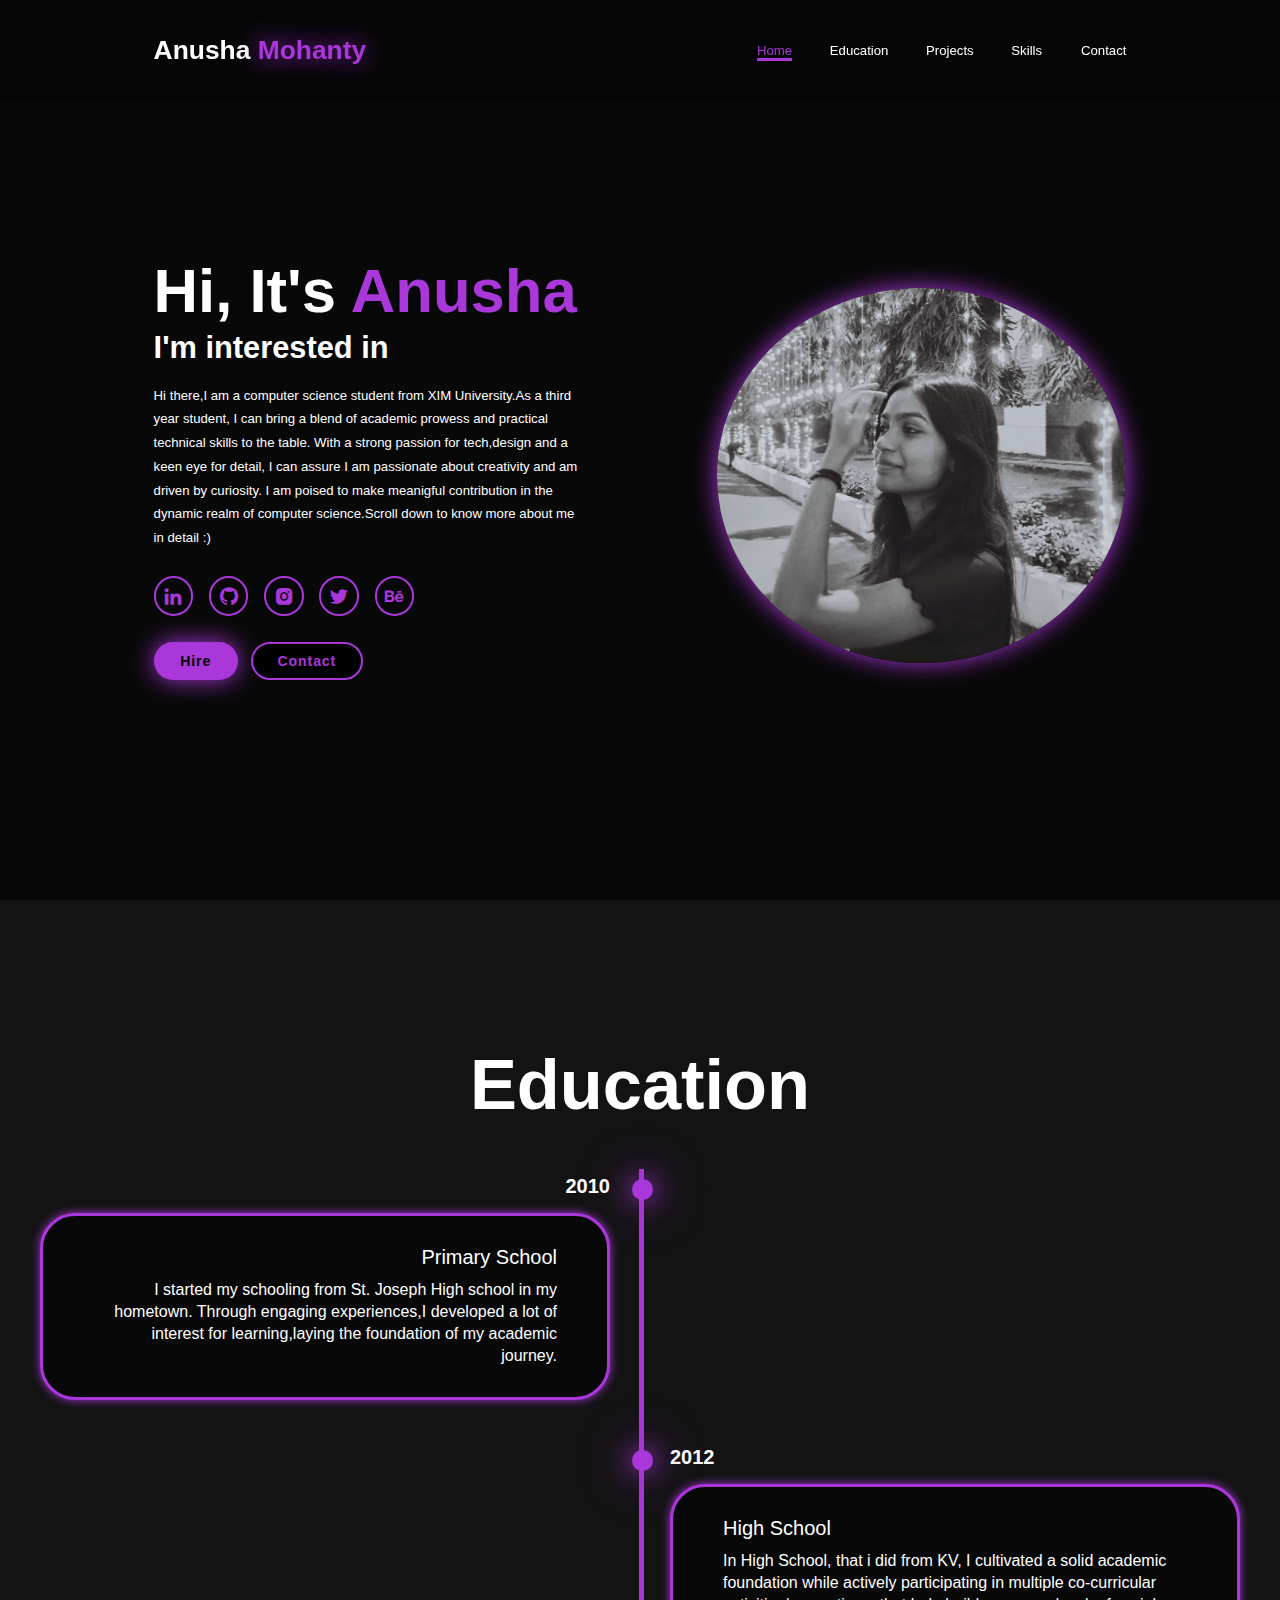
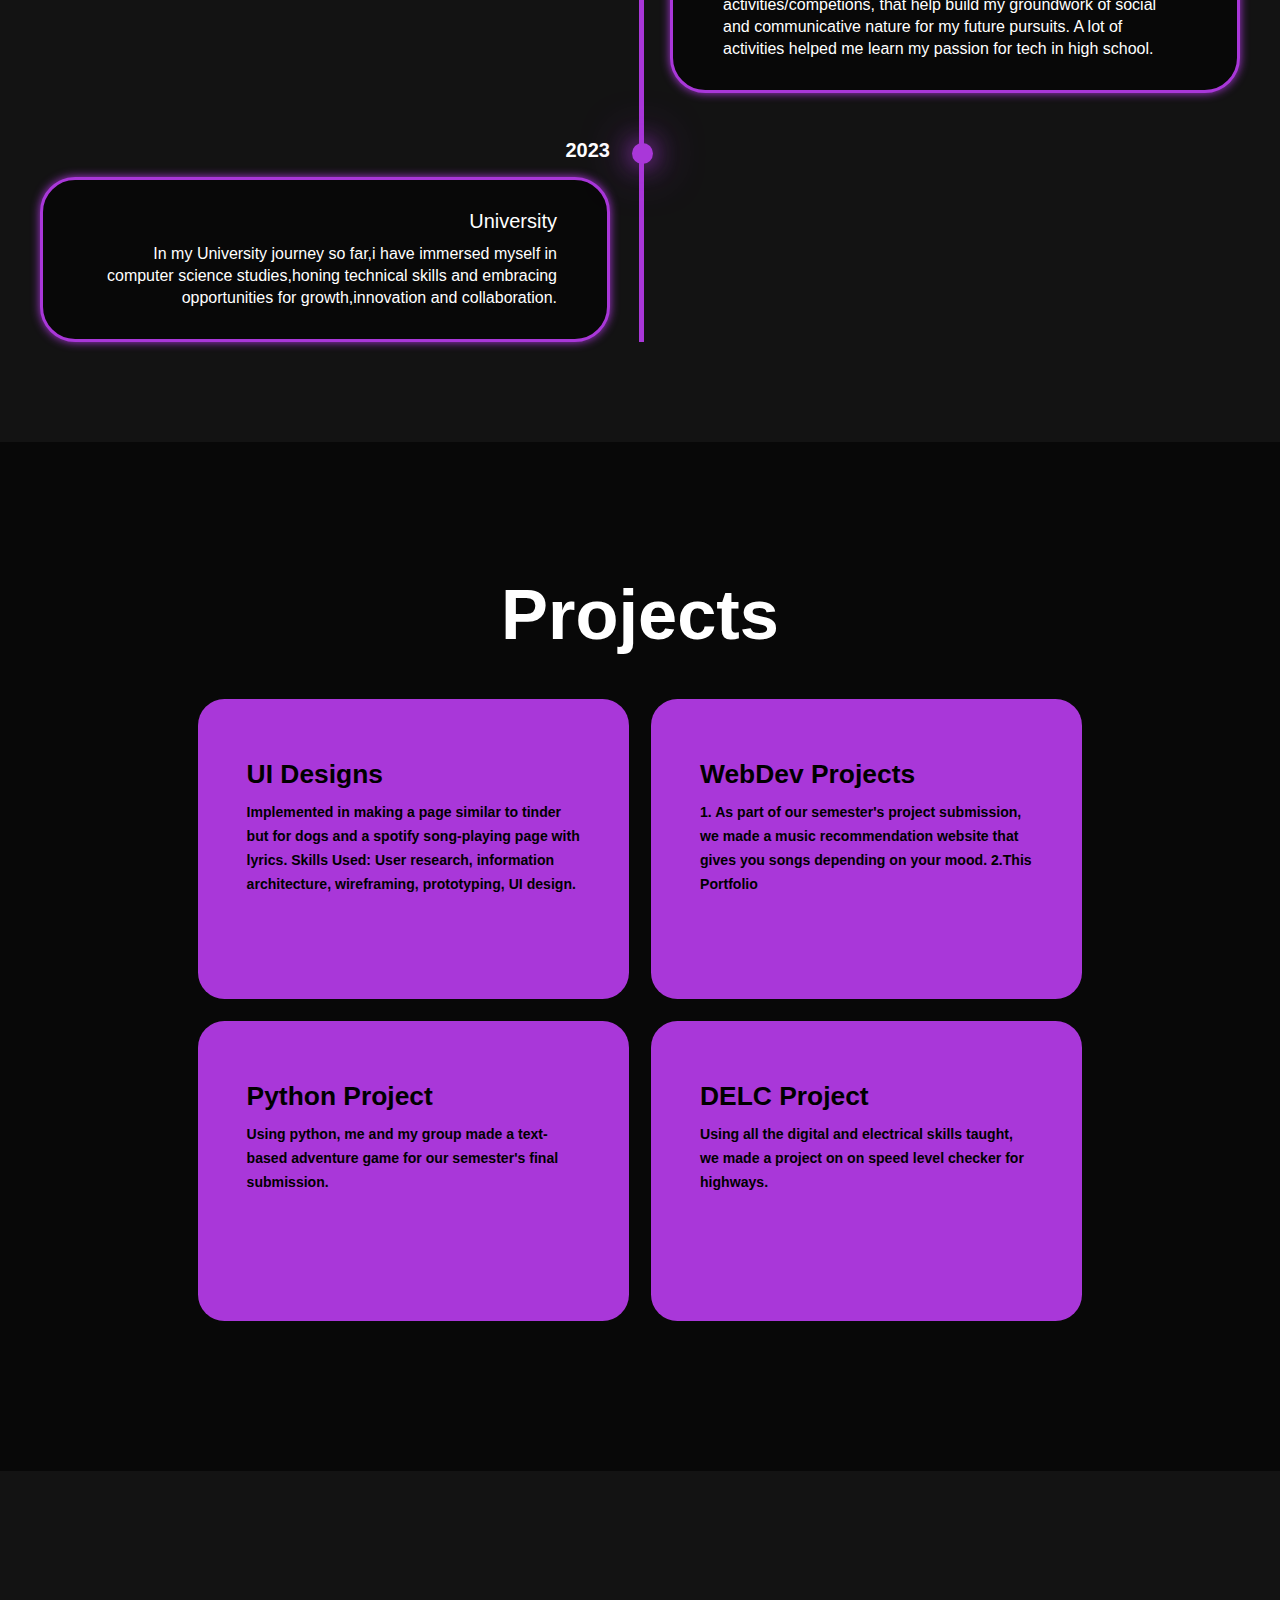
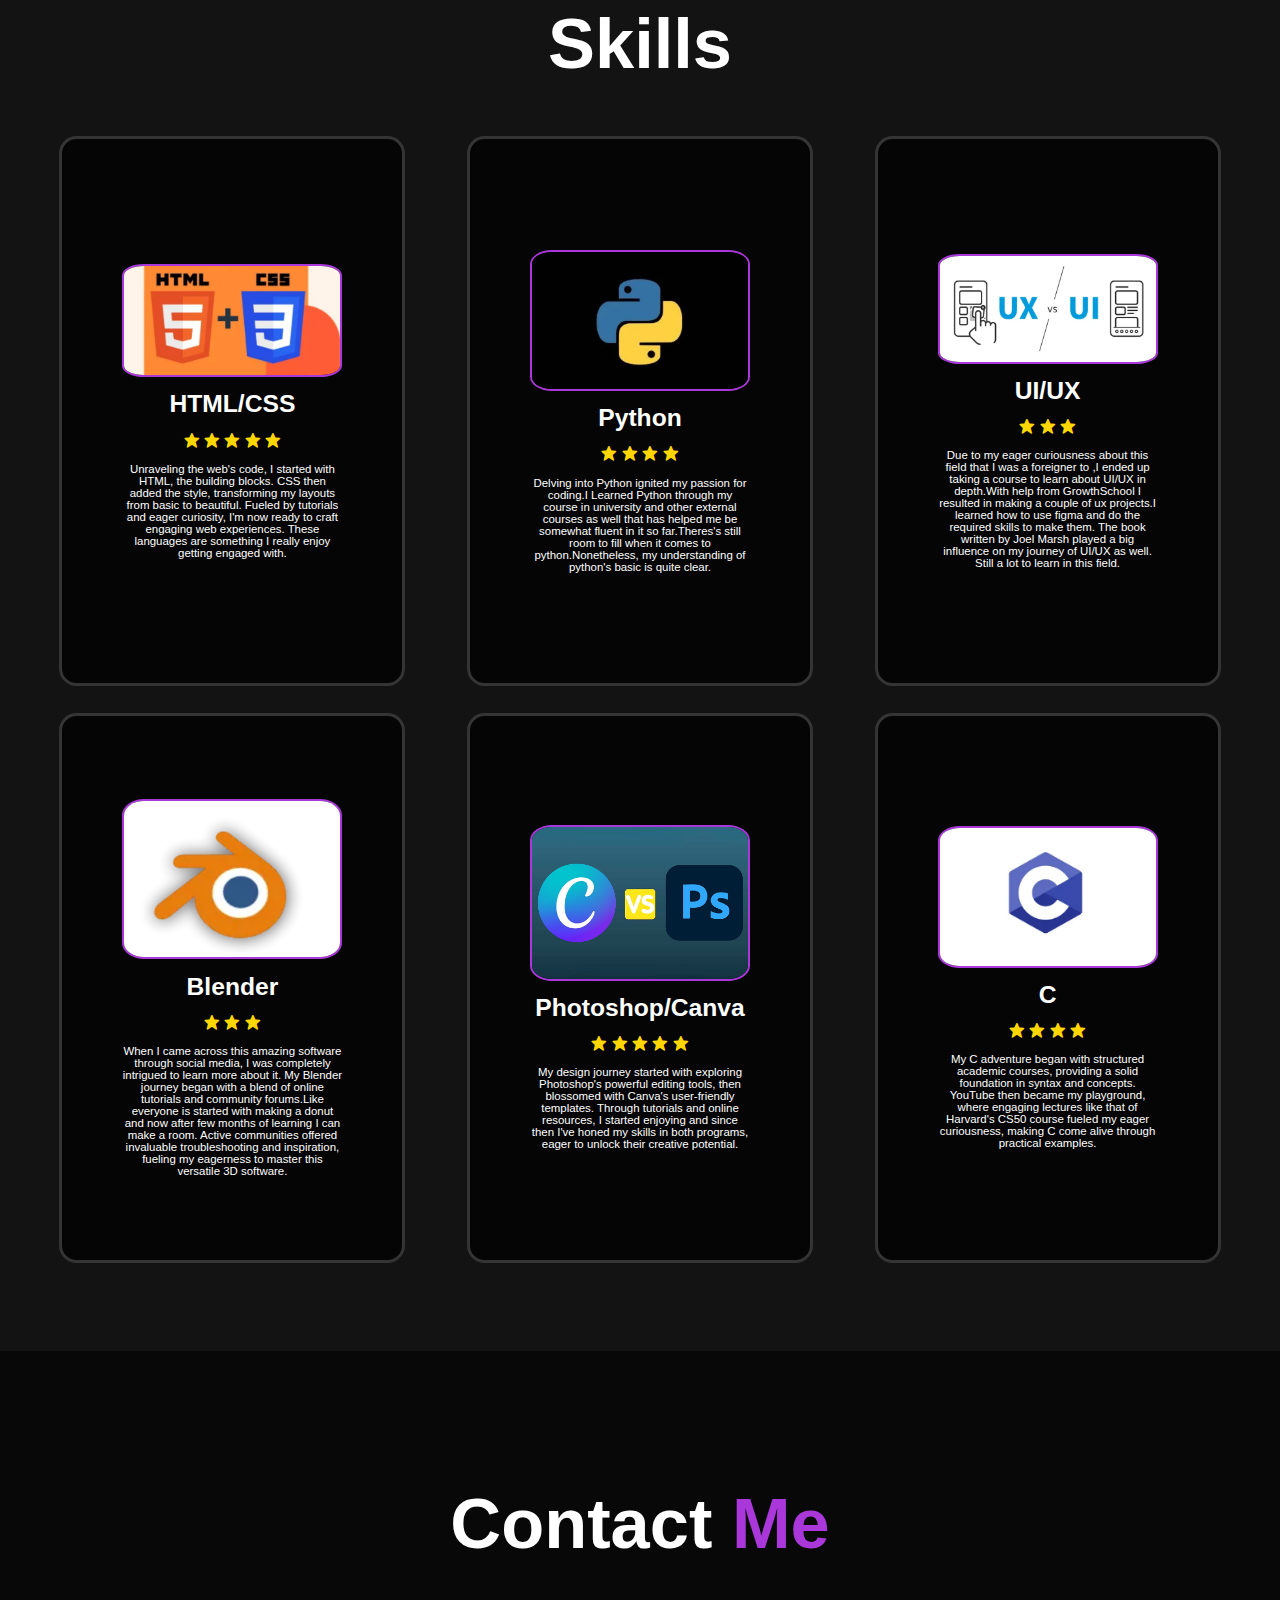
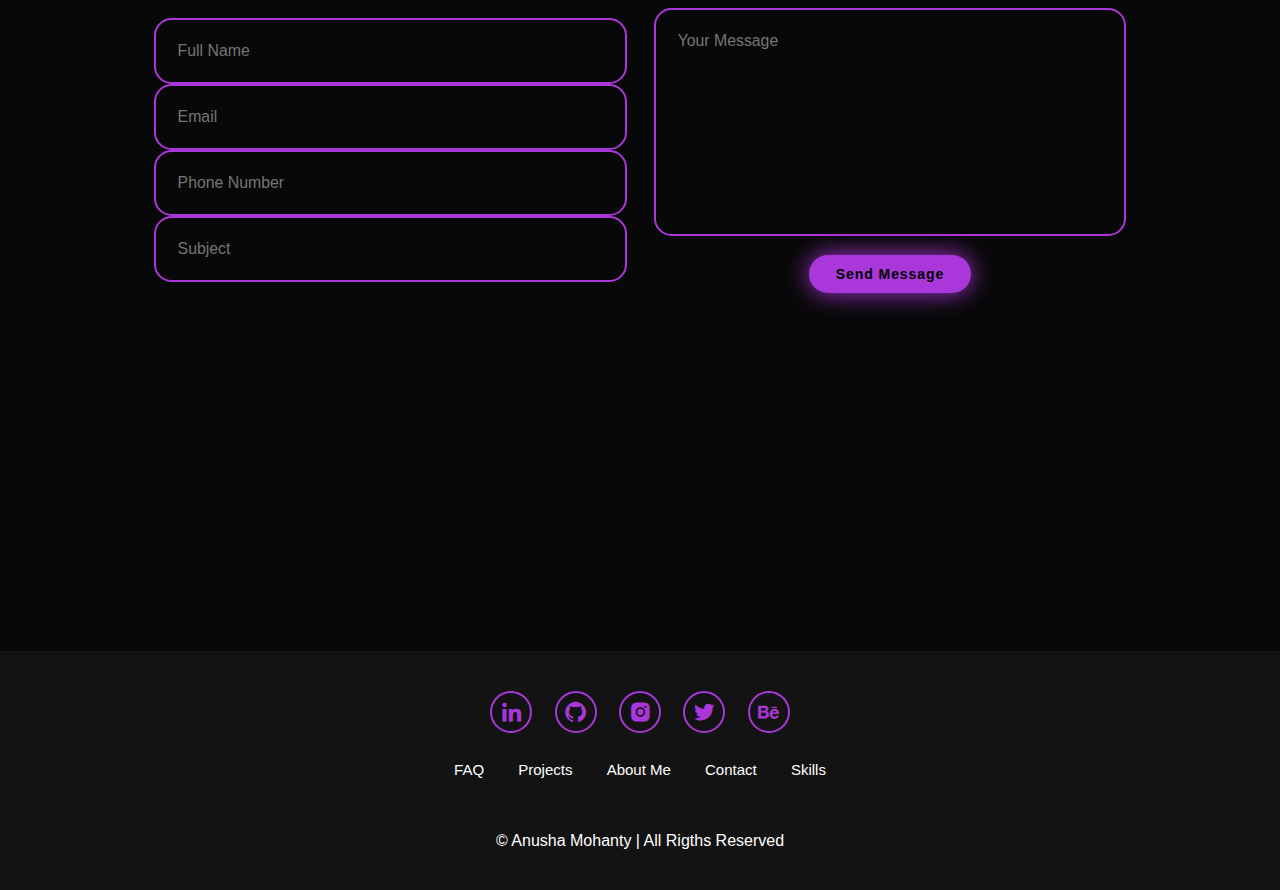
<file: index.html>
<!DOCTYPE html>
<html lang="en">

  <head>
    <meta charset="UTF-8">
    <meta name="viewport"
    content=""width=device-width, initial scale="1.0">
    <title>My Portfolio</title>
    <link rel="stylesheet" href="style.css">
    <link href='https://unpkg.com/boxicons@2.1.4/css/boxicons.min.css' rel='stylesheet'>
  </head>

  <body>

    <header class="header">
      <a href="#home" class="logo">Anusha
        <span>Mohanty</span></a>
      
      <i class='bx bx-menu-alt-left' id="menu-icon"></i>

      <nav class="navbar">
        <a href="#home" class="active">Home</a>
        <a href="#education">Education</a>
        <a href="#projects">Projects</a>
        <a href="#testimonals">Skills </a>
        <a href="#contact">Contact</a>
      </nav>
    </header>

    <section class="home" id="home">
      <div class="home-content">
        <h1>Hi, It's <span>Anusha</span></h1>
        <h3 class="text-animation">I'm interested in <span></span></h3>
        <p>Hi there,I am a computer science student from XIM University.As a third year student,
          I can bring a blend of academic prowess and practical technical skills to the table.
          With a strong passion for tech,design and a keen eye for detail,
          I can assure I am passionate about creativity and am driven by curiosity.
          I am poised to make meanigful contribution in the dynamic realm of computer science.Scroll down to know more about me in detail :)</p>
        
        <div class="social-icons">
            <a href="https://www.linkedin.com/in/anusha-mohanty-b6571125a/"><i class='bx bxl-linkedin'></i></a>
            <a href="https://github.com/Anusha-Mohanty"><i class='bx bxl-github'></i></a>
            <a href="https://www.instagram.com/_anusha_12/"><i class='bx bxl-instagram-alt'></i></a>
            <a href="#"><i class='bx bxl-twitter'></i></a>
            <a href="https://www.behance.net/anusha13"><i class='bx bxl-behance'></i></a>
        </div>

        <div class="btn-group">
            <a href="#" class="btn">Hire</a>
            <a href="#contact" class="btn">Contact</a>
        </div>
      </div>
          <div class="home-img">
            <img src="moip1.jpg" alt="">
          </div>
    </section>

    <section class="education" id="education">
      <h2 class="heading">Education</h2>

      <div class="timeline-items">

        <div class="timeline-item">
          <div class="timeline-dot"></div>
            <div class="timeline-date">2010</div>
            <div class="timeline-content">
              <h3>Primary School</h3>
              <p>I started my schooling from St. Joseph High school in my hometown.
                Through engaging experiences,I developed a lot of 
                interest for learning,laying the foundation of my academic journey.
              </p>
            </div>
          
        </div>

        <div class="timeline-item">
          <div class="timeline-dot"></div>
            <div class="timeline-date">2012</div>
            <div class="timeline-content">
              <h3>High School</h3>
              <p>In High School, that i did from KV, I cultivated a solid academic foundation
                while actively participating in multiple co-curricular activities/competions, that
                help build my groundwork of social and communicative nature for my future pursuits.
                A lot of activities helped me learn my passion for tech in high school.
              </p>
            </div>
        
        </div>
        <div class="timeline-item">
          <div class="timeline-dot"></div>
            <div class="timeline-date">2023</div>
            <div class="timeline-content">
              <h3>University</h3>
              <p>In my University journey so far,i have immersed myself in
                computer science studies,honing technical skills and embracing opportunities
                for growth,innovation and collaboration.
              </p>
            </div>
          
        </div>
          
        </div>
      </div>
    </section>

    <section class="projects" id="projects">
      <h2 class="heading">Projects</h2>

      <div class="projects-container">
        <div class="project-box">
          <div class="project-info">
            <h4>UI Designs</h4>
            <p>Implemented in making a page similar to tinder but for dogs and a spotify song-playing page
              with lyrics.
              <b>Skills Used:</b> User research,
              information architecture, wireframing, prototyping, UI design. 
            </p>
          </div>
        </div>

        <div class="project-box">
          <div class="project-info">
            <h4>WebDev Projects</h4>
            <p>1. As part of our semester's project submission, we made a
              music recommendation website that gives you songs depending on your mood.
              2.This Portfolio
            </p>
          </div>
        </div>

        <div class="project-box">
          <div class="project-info">
            <h4>Python Project</h4>
            <p>Using python, me and my group made a text-based adventure game
              for our semester's final submission.
            </p>
          </div>
        </div>

        <div class="project-box">
          <div class="project-info">
            <h4>DELC Project</h4>
            <p>Using all the digital and electrical skills taught, we made a project on
              on speed level checker for highways.
            </p>
          </div>
        </div>
      </div>
    </section>

    <section class="testimonals" id="testimonals">
      <div class="testimonals-box">
      <h2 class="heading">Skills</h2>
      
      <div class="wrapper">
        <div class="testimonal-item">
          <img src="html-pic.png" alt="">
          <h2>HTML/CSS</h2>
          <div class="rating">
            <i class='bx bxs-star' id="star"></i>
            <i class='bx bxs-star' id="star"></i>
            <i class='bx bxs-star' id="star"></i>
            <i class='bx bxs-star' id="star"></i>
            <i class='bx bxs-star' id="star"></i>

          </div>
          <p>Unraveling the web's code, I started with HTML, the building blocks.
             CSS then added the style, transforming my layouts from basic to beautiful.
             Fueled by tutorials and eager curiosity, I'm now ready to craft engaging web experiences.
             These languages are something I really enjoy getting engaged with.</p>
        </div>

        <div class="testimonal-item">
          <img src="py-pic.png" alt="">
          <h2>Python</h2>
          <div class="rating">
            <i class='bx bxs-star' id="star"></i>
            <i class='bx bxs-star' id="star"></i>
            <i class='bx bxs-star' id="star"></i>
            <i class='bx bxs-star' id="star"></i>
          </div>
          <p>Delving into Python ignited my passion for coding.I Learned Python through my course in university and other external courses as well that has helped me 
            be somewhat fluent in it so far.Theres's still room to fill when it comes to python.Nonetheless, my understanding of python's basic is quite clear.
          </p>

        </div>

        <div class="testimonal-item">
          <img src="uiux.png" alt="">
          <h2>UI/UX</h2>
          <div class="rating">
            <i class='bx bxs-star' id="star"></i>
            <i class='bx bxs-star' id="star"></i>
            <i class='bx bxs-star' id="star"></i>

          </div>
          <p>Due to my eager curiousness about this field that I was a foreigner to
            ,I ended up taking a course to learn about UI/UX in depth.With help from GrowthSchool
             I resulted in making a couple of ux projects.I learned how to use figma and do the required
             skills to make them. The book written by Joel Marsh played a big influence on my journey of UI/UX as well.
             Still a lot to learn in this field.</p>
        </div>

        <div class="testimonal-item">
          <img src="blender.png" alt="">
          <h2>Blender</h2>
          <div class="rating">
            <i class='bx bxs-star' id="star"></i>
            <i class='bx bxs-star' id="star"></i>
            <i class='bx bxs-star' id="star"></i>

          </div>
          <p>When I came across this amazing software through social media, I was completely intrigued to learn more about it.
        My Blender journey began with a blend of online tutorials and community forums.Like everyone is started with making 
        a donut and now after few months of learning I can make a room.
        Active communities offered invaluable troubleshooting and inspiration, fueling my eagerness to master this versatile 3D software.
          </p>
        </div>
        <div class="testimonal-item">
          <img src="c-p.jpg" alt="">
          <h2>Photoshop/Canva</h2>
          <div class="rating">
            <i class='bx bxs-star' id="star"></i>
            <i class='bx bxs-star' id="star"></i>
            <i class='bx bxs-star' id="star"></i>
            <i class='bx bxs-star' id="star"></i>
            <i class='bx bxs-star' id="star"></i>

          </div>
          <p>My design journey started with exploring Photoshop's powerful editing 
            tools, then blossomed with Canva's user-friendly templates.
             Through tutorials and online resources, I started enjoying and since then I've honed
             my skills in both programs, eager to unlock their creative potential.</p>
        </div>

        <div class="testimonal-item">
          <img src="C.png" alt="">
          <h2>C</h2>
          <div class="rating">
            <i class='bx bxs-star' id="star"></i>
            <i class='bx bxs-star' id="star"></i>
            <i class='bx bxs-star' id="star"></i>
            <i class='bx bxs-star' id="star"></i>

          </div>
          <p>My C adventure began with structured academic courses, providing a
             solid foundation in syntax and concepts. YouTube then became my playground,
             where engaging lectures like that of Harvard's CS50 course fueled my eager curiousness,
              making C come alive through practical examples.</p>
        </div>

      </div>
      </div>
    </section>
    <section class="contact" id="contact">
      <h2 class="heading">Contact <span>Me</span></h2>

      <form action="">
        <div class="input-group">
          <div class="input-box">
            <input type="text" placeholder="Full Name">
            <input type="email" placeholder="Email">
          </div>
          <div class="input-box">
            <input type="tel" placeholder="Phone Number">
            <input type="text" placeholder="Subject">
          </div>
        </div>

        <div class="input-group-2">
          <textarea name="" id="" cols="30" rows="10" placeholder="Your Message"></textarea>
          <input type="submit" value="Send Message" class="btn">
        </div>
      </form>
    </section>
    <footer class="footer">
      <div class="social">
        <a href="#"><i class='bx bxl-linkedin'></i></a>
            <a href="#"><i class='bx bxl-github'></i></a>
            <a href="#"><i class='bx bxl-instagram-alt'></i></a>
            <a href="#"><i class='bx bxl-twitter'></i></a>
            <a href="#"><i class='bx bxl-behance'></i></a>
      </div>

      <ul class="list">
        <li>
          <a href="#">FAQ</a>
        </li>
        <li>
          <a href="#">Projects</a>
        </li>
        <li>
          <a href="#">About Me</a>
        </li>
        <li>
          <a href="#">Contact</a>
        </li>
        <li>
            <a href="#">Skills</a>
        </li>
      </ul>
      <p class="copyright">
        © Anusha Mohanty | All Rigths Reserved
      </p>
    </footer>
    <script src ="script.js"></script>

  </body>
</html>
</file>
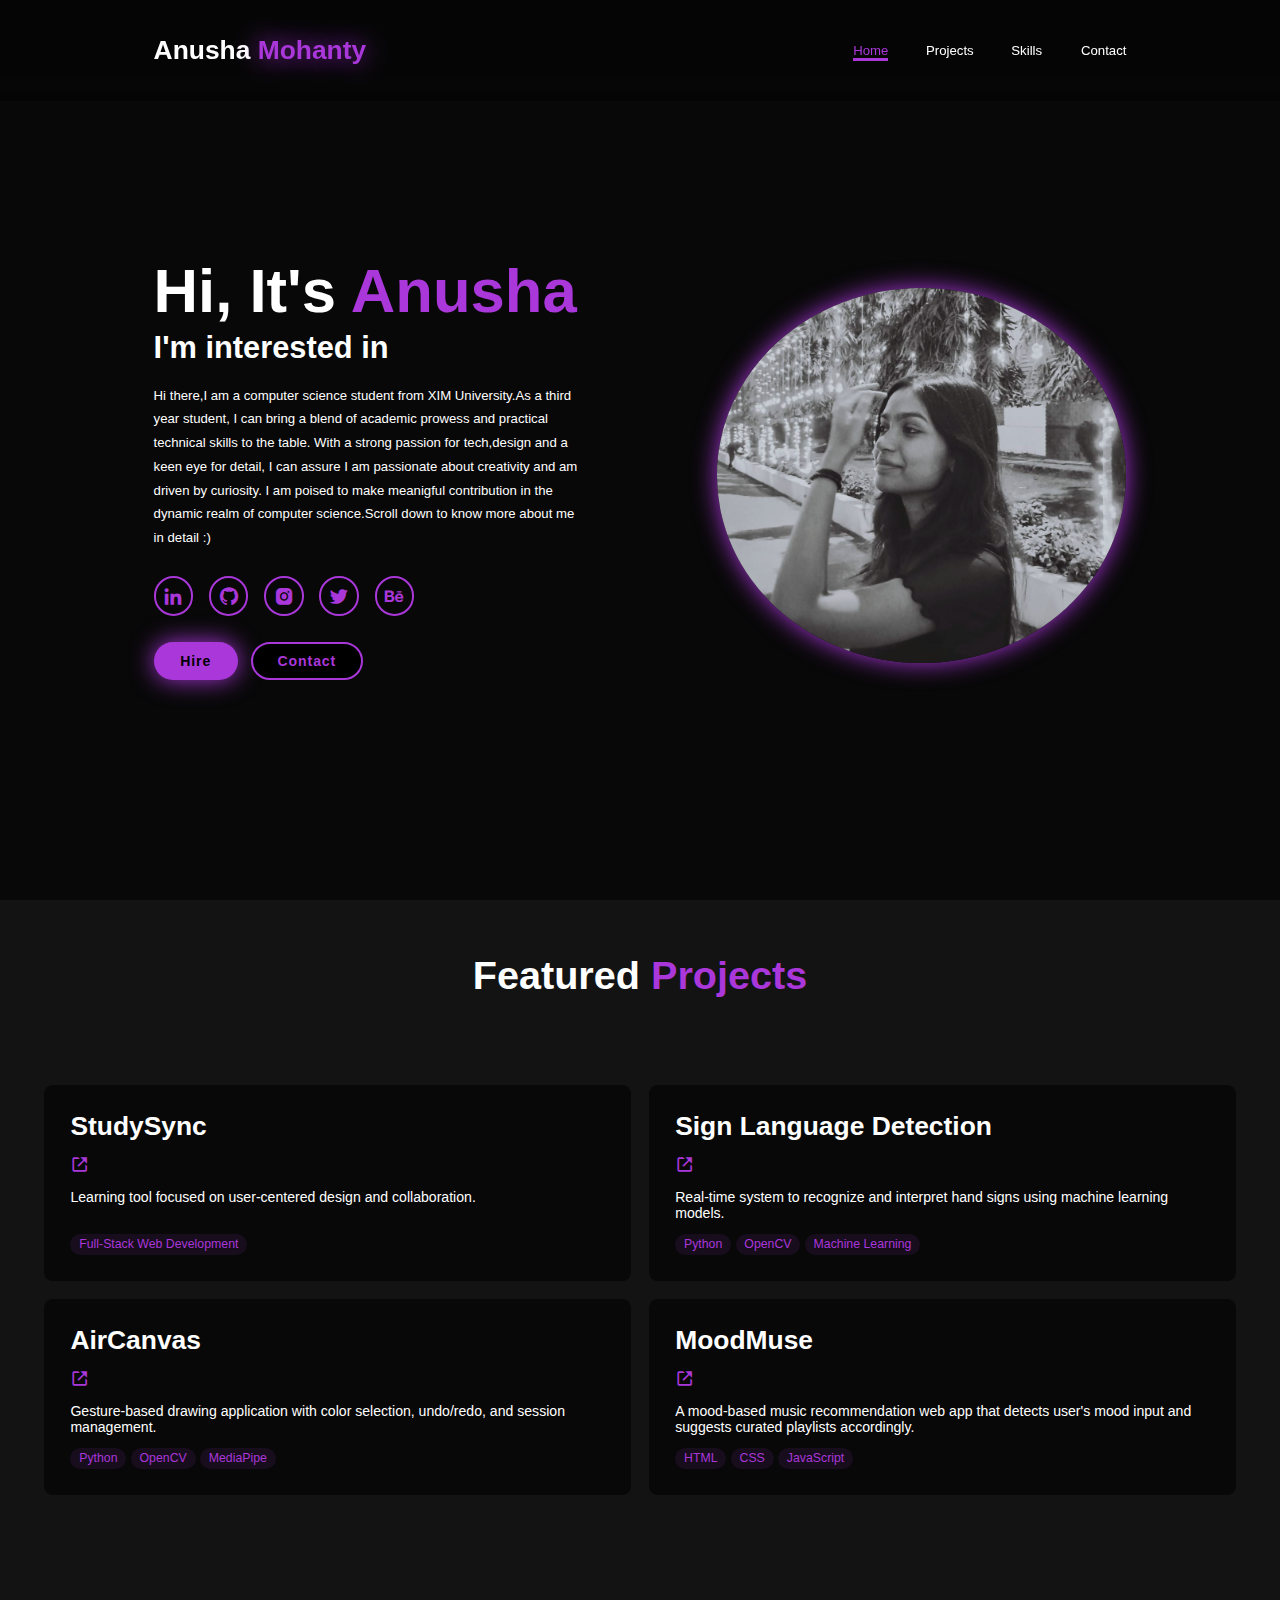
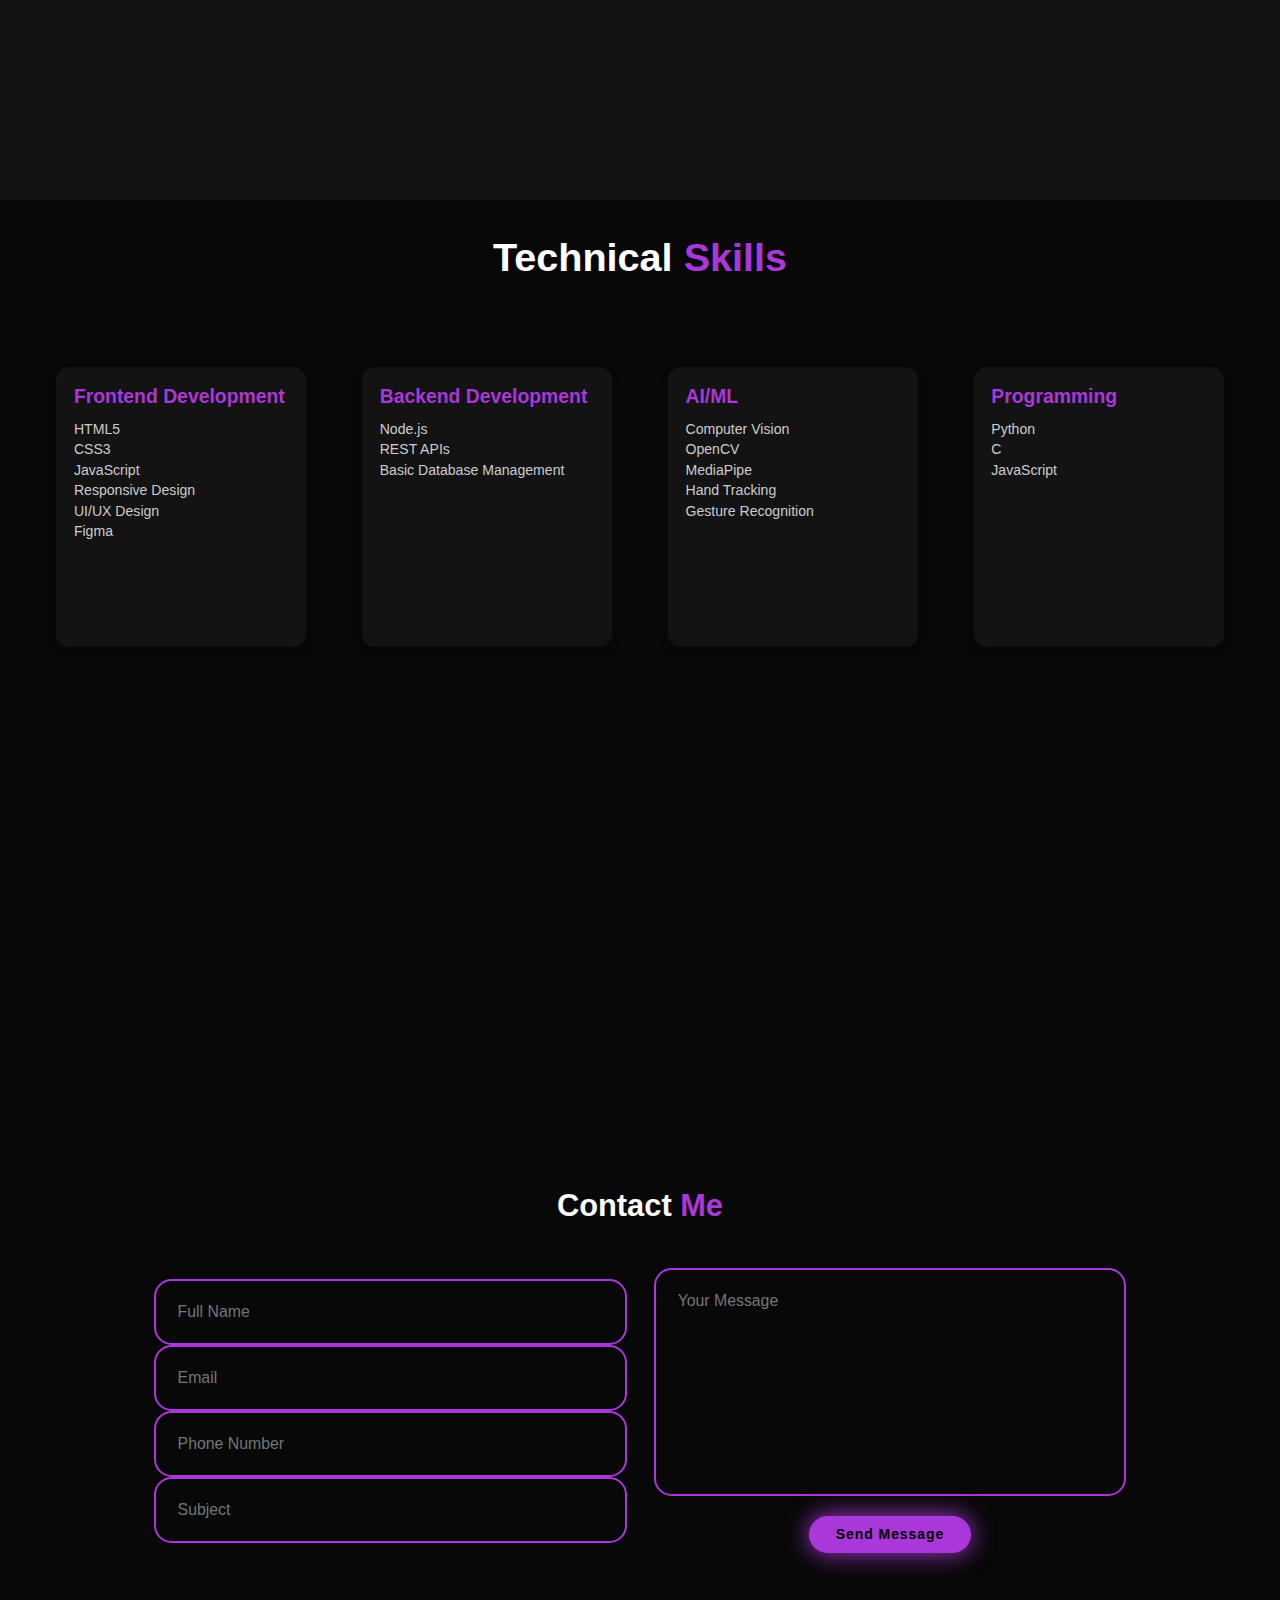
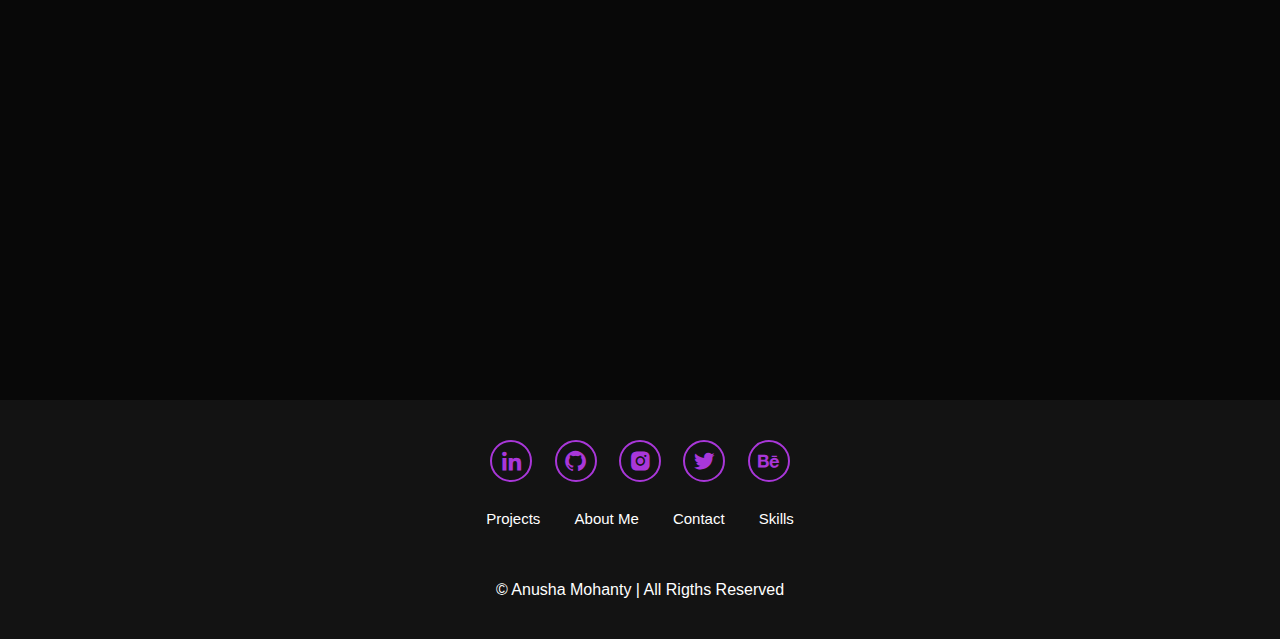
<file: index1.html>
<!DOCTYPE html>
<html lang="en">

  <head>
    <meta charset="UTF-8">
    <meta name="viewport"
    content="width=device-width, initial-scale=1.0">
    <title>My Portfolio</title>
    <link rel="stylesheet" href="style1.css">
    <link href='https://unpkg.com/boxicons@2.1.4/css/boxicons.min.css' rel='stylesheet'>
  </head>

  <body>

    <header class="header">
      <a href="#home" class="logo">Anusha
        <span>Mohanty</span></a>
      
      <i class='bx bx-menu-alt-left' id="menu-icon"></i>

      <nav class="navbar">
        <a href="#home" class="active">Home</a>
        <a href="#projects">Projects</a>
        <a href="#skills">Skills </a>
        <a href="#contact">Contact</a>
      </nav>
    </header>

    <section class="home" id="home">
      <div class="home-content">
        <h1>Hi, It's <span>Anusha</span></h1>
        <h3 class="text-animation">I'm interested in <span></span></h3>
        <p>Hi there,I am a computer science student from XIM University.As a third year student,
          I can bring a blend of academic prowess and practical technical skills to the table.
          With a strong passion for tech,design and a keen eye for detail,
          I can assure I am passionate about creativity and am driven by curiosity.
          I am poised to make meanigful contribution in the dynamic realm of computer science.Scroll down to know more about me in detail :)</p>
        
        <div class="social-icons">
            <a href="https://www.linkedin.com/in/anusha-mohanty-b6571125a/"><i class='bx bxl-linkedin'></i></a>
            <a href="https://github.com/Anusha-Mohanty"><i class='bx bxl-github'></i></a>
            <a href="https://www.instagram.com/_anusha_12/"><i class='bx bxl-instagram-alt'></i></a>
            <a href="#"><i class='bx bxl-twitter'></i></a>
            <a href="https://www.behance.net/anusha13"><i class='bx bxl-behance'></i></a>
        </div>

        <div class="btn-group">
            <a href="#" class="btn">Hire</a>
            <a href="#contact" class="btn">Contact</a>
        </div>
      </div>
          <div class="home-img">
            <img src="moip1.jpg" alt="">
          </div>
    </section>


    <!-- Projects Section -->
    <section id="projects" class="projects">
      <div class="container">
        <h2>Featured <span>Projects</span></h2>
        <div class="projects-grid">
          <div class="project-card">
            <h3>StudySync</h3>
            <a href="https://github.com/Anusha-Mohanty/Studysync.git" class="project-link">
              <i class='bx bx-link-external'></i>
            </a>
            <p>Learning tool focused on user-centered design and collaboration.</p>
            <div class="tech-stack">
              <span>Full-Stack Web Development</span>
            </div>
          </div>


          <div class="project-card">
            <h3>Sign Language Detection</h3>
            <a href="https://github.com/Anusha-Mohanty/sign-language-recognition.git" class="project-link">
              <i class='bx bx-link-external'></i>
            </a>
            <p>Real-time system to recognize and interpret hand signs using machine learning models.</p>
            <div class="tech-stack">
              <span>Python</span>
              <span>OpenCV</span>
              <span>Machine Learning</span>
            </div>
          </div>

          <div class="project-card">
            <h3>AirCanvas</h3>
            <a href="https://github.com/Anusha-Mohanty/AirCanvas.git" class="project-link">
              <i class='bx bx-link-external'></i>
            </a>
            <p>Gesture-based drawing application with color selection, undo/redo, and session management.</p>
            <div class="tech-stack">
              <span>Python</span>
              <span>OpenCV</span>
              <span>MediaPipe</span>
            </div>
          </div>

          <div class="project-card">
            <h3>MoodMuse</h3>
            <a href="https://github.com/Anusha-Mohanty/Music-recomm-website.git" class="project-link">
              <i class='bx bx-link-external'></i>
            </a>
            <p>A mood-based music recommendation web app that detects user's mood input and suggests curated playlists accordingly.</p>
            <div class="tech-stack">
              <span>HTML</span>
              <span>CSS</span>
              <span>JavaScript</span>
            </div>
          </div>
        </div>
      </div>
    </section>
 

     <!-- Skills Section -->
     <section id="skills" class="skills">
      <div class="container">
        <h2>Technical <span>Skills</span></h2>
        <div class="skills-grid">
          <div class="skill-card">
            <h3>Frontend Development</h3>
            <ul>
              <li>HTML5</li>
              <li>CSS3</li>
              <li>JavaScript</li>
              <li>Responsive Design</li>
              <li>UI/UX Design</li>
              <li>Figma</li>
            </ul>
          </div>

          <div class="skill-card">
            <h3>Backend Development</h3>
            <ul>
              <li>Node.js</li>
              <li>REST APIs</li>
              <li>Basic Database Management</li>
            </ul>
          </div>

          <div class="skill-card">
            <h3>AI/ML</h3>
            <ul>
              <li>Computer Vision</li>
              <li>OpenCV</li>
              <li>MediaPipe</li>
              <li>Hand Tracking</li>
              <li>Gesture Recognition</li>
            </ul>
          </div>

          <div class="skill-card">
            <h3>Programming</h3>
            <ul>
              <li>Python</li>
              <li>C</li>
              <li>JavaScript</li>
            </ul>
          </div>
        </div>
      </div>
    </section>

     
    <section class="contact" id="contact">
      <h2 class="heading">Contact <span>Me</span></h2>

      <form action="">
        <div class="input-group">
          <div class="input-box">
            <input type="text" placeholder="Full Name">
            <input type="email" placeholder="Email">
          </div>
          <div class="input-box">
            <input type="tel" placeholder="Phone Number">
            <input type="text" placeholder="Subject">
          </div>
        </div>

        <div class="input-group-2">
          <textarea name="" id="" cols="30" rows="10" placeholder="Your Message"></textarea>
          <input type="submit" value="Send Message" class="btn">
        </div>
      </form>
    </section>
    <footer class="footer">
      <div class="social">
        <a href="#"><i class='bx bxl-linkedin'></i></a>
            <a href="#"><i class='bx bxl-github'></i></a>
            <a href="#"><i class='bx bxl-instagram-alt'></i></a>
            <a href="#"><i class='bx bxl-twitter'></i></a>
            <a href="#"><i class='bx bxl-behance'></i></a>
      </div>

      <ul class="list">
        <li>
          <a href="#projects">Projects</a>
        </li>
        <li>
          <a href="#home">About Me</a>
        </li>
        <li>
          <a href="#contact">Contact</a>
        </li>
        <li>
            <a href="#skills">Skills</a>
        </li>
      </ul>
      <p class="copyright">
        © Anusha Mohanty | All Rigths Reserved
      </p>
    </footer>
    <script src ="script.js"></script>

  </body>
</html>
</file>
<file: style.css>
* {
  margin: 0;
  padding: 0;
  box-sizing: border-box;
  text-decoration: none;
  border: none;
  scroll-behavior: smooth;
  font-family: "Poppins", sans-serif;
}
:root{
  --bg-color: #080808;
  --second-bg-color: #131313;
  --text-color: white;
  --main-color: #a937d9;
  
}
html{
  font-size: 55%;
  overflow-x: hidden;
}
body{
  background: var(--bg-color);
  color: var(--text-color);
}
.header{
  position: fixed;
  top:0;
  left:0;
  width: 100%;
  padding: 4rem 12% 4rem;
  background: rgba(0,0,0,0.3);
  backdrop-filter: blur(10px);
  display: flex;
  justify-content: space-between;
  align-items: center;
  z-index: 5;
}
.logo{
  font-size: 3rem;
  color: var(--text_color);
  font-weight:750;
  cursor:pointer;
  transition: 0.3s ease;
}
.logo:hover{
  transform: scale(1.1);
}
.logo span{
  text-shadow: 0 0 25px var(--main-color);
}
.navbar a{
  font-size: 1.5rem;
  color: var(--text-color);
  margin-left: 4rem;
  font-weight: 500;
  transition: 0.3s ease;
  border-bottom: 3px solid transparent;
}
.navbar a:hover, .navbar a.active{
  color: var(--main-color);
  border-bottom: 3px solid var(--main-color);
}
#menu-icon{
  font-size: 3.6rem;
  color: var(--main-color);
  display: none;
}
section{
  min-height: 100vh;
  padding: 10rem 12% 10rem;
}
.home{
  display: flex;
  align-items: center;
  justify-content: center;
  gap: 15rem;
}
.home-content{
  display: flex;
  flex-direction: column;
  align-items: baseline;
  text-align: left;
  justify-content: center;
  margin-top: 3rem;
}
span{
  color: var(--main-color);
}
.logo span{
  color: var(--main-color);
}
.home-content h3{
  margin-bottom:2rem;
  margin-top: 1rem;
  font-size: 3.5rem;
}
.home-content h1{
  font-size: 7rem;
  font-weight: 700;
  margin-top: 1.5rem;
  line-height: 1;
}
.home-img{
  border-radius: 50%;
}
.home-img img{
  position: relative;
  top: 3rem;
  width: 32vw;
  border-radius: 50%;
  box-shadow: 0 0 25px var(--main-color);
  cursor: pointer;
  transition: 0.4s ease-in-out;
}
.home-img img:hover{
  box-shadow: 0 0 25px var(--main-color),
              0 0 30px var(--main-color),
              0 0 100px var(--main-color);
}
.home-content p{
  font-size: 1.5rem;
  font-weight: 500;
  line-height: 1.8;
  max-width: 1000px;
}
.social-icons a{
  display: inline-flex;
  justify-content: center;
  align-items: center;
  width: 4.5rem;
  height: 4.5rem;
  background: transparent;
  border: 2px solid var(--main-color);
  border-radius: 50%;
  font-size: 2.5rem;
  color: var(--main-color);
  margin: 3rem 1.5rem 3rem 0;
  transition: 0.3s ease-in-out;
}
.social-icons a:hover{
  color: black;
  transform: scale(1.3)translateY(-1.5px);
  box-shadow: 0 0 25px var(--main-color);
  background-color: var(--main-color);
}
.btn{
  display: inline-block;
  padding: 1rem 2.8rem;
  background: var(--main-color);
  box-shadow: 0 0 25px var(--main-color);
  border-radius: 4rem;
  font-size: 1.6rem;
  color: black;
  border: 2px solid transparent;
  letter-spacing: 0.1rem;
  font-weight: 600;
  transition: 0.3s ease-in-out;
  cursor: pointer;
}
.btn:hover{
  transform: scale(1.05);
  box-shadow: 0 0 50px var(--main-color);
}
.btn-group{
  display: flex;
  align-items: center;
  gap: 1.5rem;
}
.btn-group a:nth-of-type(2){
  background-color: black;
  color: var(--main-color);
  border: 2px solid var(--main-color);
  box-shadow: 0 0 25px transparent;
}
.btn-grp a:nth-of-type(2):hover{
  box-shadow: 0 0 25px var(--main-color);
  background-color: var(--main-color);
  color: black;
}
.text-animation{
  font-size: 34px;
  font-weight: 600;
  min-width: 280px;
}
.text-animation span{
  position: relative;
}
.text-animation span::before{
  content: "AI / ML";
  color: var(--main-color);
  animation: words 20s infinite;
}
.text-animation span::after{
  content: "";
  background-color: var(--bg-color);
  position: absolute;
  width: calc(100% + 8px);
  height: 100%;
  border-left: 3px solid var(--bg-color);
  right: -8px;
  animation: cursor 0.6s infinite, typing 20s steps(14) infinite;
}
@keyframes cursor{
  to{
    border-left: 2px solid var(--main-color);
  }
}
@keyframes words {
  0%,
  20%{
    content: "Frontend Design";
  }
  21%,
  40%{
    content: "Web Designing";
  }
  41%,
  60%{
    content: "UI / UX ";
  }
  61%,
  80%{
    content: "Web Development";
  }
}
@keyframes typing {
  10%, 
  15%,
  30%,
  35%,
  50%,
  55%,
  70%,
  75%,
  90%,
  95%{
    width: 0;
  }
  5%,
  20%,
  25%,
  40%,
  45%,
  60%,
  65%,
  80%,
  85%{
    width: calc(100% + 8px);
  }
}
.heading{
  font-size: 8rem;
  text-align: center;
  margin: 5rem 0;
}
.education{
  padding: 100px 15px;
  background: var(--second-bg-color);
}
.education h2{
  margin-bottom: 5rem;
}
.timeline-items{
  max-width: 1200px;
  margin: auto;
  display: flex;
  flex-wrap: wrap;
  position: relative;
}
.timeline-items::before{
  content: "";
  position: absolute;
  width: 5px;
  height: 100%;
  background-color: var(--main-color);
  left: calc(50% - 1px);
}
.timeline-item{
  margin-bottom:40px;
  width:100%;
  position: relative;
}
.timeline-item:last-child{
  margin-bottom: 0;
}
.timeline-item:nth-child(odd){
  padding-right: calc(50% + 30px);
  text-align: right;
}
.timeline-item:nth-child(even){
  padding-left: calc(50% + 30px);
}
.timeline-dot{
  height: 21px;
  width: 21px;
  background-color: var(--main-color);
  box-shadow: 0 0 25px var(--main-color),
              0 0 50px var(--main-color);
  position: absolute;
  left: calc(50% - 8px);
  border-radius: 50%;
  top: 10px;
}
.timeline-date{
  font-size: 20px;
  font-weight: 800;
  color: white;
  margin: 6px 0 15px;
}
.timeline-content{
  background-color: var(--bg-color);
  border: 3px solid var(--main-color);
  padding: 30px 50px;
  border-radius: 4rem;
  box-shadow: 0 0 10px var(--main-color);
  cursor: pointer;
  transition: 0.3s ease-in-out;
}
.timeline-content:hover{
  transform: scale(1.05);
  box-shadow: 0 0 25px var(--main-color);
}
.timeline-content h3{
  font-size: 20px;
  color: white;
  margin: 0 0 10px;
  font-weight: 500;
}
.timeline-content p{
  color: white;
  font-size: 16px;
  font-weight: 300;
  line-height: 22px;
}
::-webkit-scrollbar{
  width: 15px;
}
::-webkit-scrollbar-thumb{
  background-color: grey;
}
::-webkit-scrollbar-track{
  background-color: var(--bg-color);
  width: 50px;
}
.projects{
  background: var(--bg-color);
  color: black;
}
.projects h2{
  margin-bottom: 5rem;
  color: white;
}
.projects-container{
  display: grid;
  grid-template-columns: repeat(2,1fr);
  align-items: center;
  gap: 2.5rem;
}
.project-box{
  background-color: var(--main-color);
  height: 300px;
  border-radius: 3rem;
  border: 5px solid transparent;
  cursor: pointer;
  transition: 0.4s ease-in-out;
}
.project-box:hover{
  background: rgb(5, 5, 5);
  color: white;
  border: 5px solid var(--main-color);
  transform: scale(1.03);
}
.project-box .project-info{
  display: flex;
  flex-direction: column;
  text-align: left;
  max-height: 200px;
  justify-content: left;
  align-items: baseline;
  padding: 5rem 5rem;
}
.project-info h4{
  font-size: 3rem;
  font-weight: 800;
  line-height: 2;
}
.project-info p{
  font-size: 1.6rem;
  font-weight: 600;
  max-height: 100px;
  line-height: 1.7;
  margin: auto;
}
.testimonals{
  background: var(--second-bg-color);
}
.testimonals-box{
  background-size: cover;
  display: flex;
  align-items: center;
  justify-content: center;
  flex-direction: column;
}
.testimonals .heading{
  margin-bottom: 6rem;
}
.testimonals-box img{
  width: 25rem;
  border-radius: 10%;
  border: 2px solid var(--main-color);
}
.wrapper{
  display: grid;
  grid-template-columns: repeat(3,1fr);
  gap: 3rem;
}
.testimonal-item{
  min-height: 550px;
  max-width: 450px;
  background: rgba(0,0,0,0.7);
  border: 3px solid rgba(238,238,238,0.2);
  border-radius: 2rem;
  margin: 0 2rem;
  padding: 30px 60px;
  cursor: pointer;
  display: flex;
  flex-direction: column;
  align-items: center;
  justify-content: center;
  text-align: center;
  gap: 1.5rem;
  color: white;
  transition: 0.4s ease-in-out;
}
.testimonal-item:hover{
  border: 3px solid var(--main-color);
  transform: translateY(-8px)scale(1.01);
  box-shadow: 0 0 30px var(--main-color);
}
.testimonal-item h2{
  font-size: 2.8rem;
}
.testimonal-item p{
  font-size: 1.3rem;
}
#star{
  color: gold;
  font-size: 2rem;
}
.contact{
  background-color: var(--bg-color);
}
.contact h2{
  margin-bottom: 3rem;
  color: white;
}
.contact form{
  display: flex;
  align-items: center;
  justify-content: center;
  gap: 3rem;
  margin: 5rem auto;
  text-align: center;
}
.contact form .input-box{
  display: flex;
  justify-content: center;
  flex-wrap: wrap;
}
.contact form .input-box input,
.contact form textarea{
  width: 100%;
  padding: 2.5rem;
  font-size: 1.8rem;
  color: var(--text-color);
  background: var(--bg-color);
  border-radius: 2rem;
  border: 2px solid var(--main-color);
  margin: 1,5rem 0;
  resize: none;
}
.contact form .btn{
  margin-top: 2rem;
}
.footer{
  position: relative;
  bottom: 0;
  width: 100%;
  padding: 40px 0;
  background-color: var(--second-bg-color);
}
.footer .social{
  text-align: center;
  padding-bottom: 25px;
  color: var(--main-color);
}
.footer .social a{
  font-size: 25px;
  color: var(--main-color);
  border: 2px solid var(--main-color);
  width: 42px;
  height: 42px;
  line-height: 42px;
  display: inline-block;
  text-align: center;
  border-radius: 50%;
  margin: 0 10px;
  transition: 0.4s ease-in-out;
}
.footer .social a:hover{
  transform: scale(1.1)translateY(-7px);
  background-color: var(--main-color);
  color: black;
  box-shadow: 0 0 20px var(--main-color);
}
.footer ul{
  margin-top: 0;
  padding: 0;
  font-size: 15px;
  line-height: 1.6;
  margin-bottom: 0;
  text-align: center;
}
.footer ul li a{
  color: white;
  border-bottom: 3px solid transparent;
  transition: 0.3 ease-in-out;
}
.footer ul li a:hover{
border-bottom: 3px solid var(--main-color);;
}
.footer ul li{
  display: inline-block;
  padding: 0 15px;
}
.footer .copyright{
  margin-top: 50px;
  text-align: center;
  font-size: 16px;
  color: white;
}
@media(max-width: 1285px){
  html{
    font-size: 55%;
  }
  .projects-container{
    padding-bottom: 7rem;
    grid-template-columns: repeat(2,1fr);
    margin: 0 5rem;
  }
}
@media(max-width: 991px){
  header{
    padding: 2rem 3%;
  }
  section{
    padding: 10rem 3% 2rem;
  }
  .timeline-items::before{
  left: 7px;
  }
  .timeline-item:nth-child(odd){
    padding-right: 0;
    text-align: left;
  }
  .timeline-item:nth-child(odd),
  .timeline-item:nth-child(even){
    padding-left: 37px;
  }
  .timeline-dot{
    left: 0;
  }
  .projects{
    padding-bottom: 7rem;
  }
  .testimonals .wrapper{
    grid-template-columns: repeat(1,1fr);
  }
  .contact form{
    flex-direction: column;
  }
  .footer{
    padding: 2rem 3%;
  }
}
@media(max-width:895px){
  #menu-icon{
    display: block;
  }
  .navbar{
    position: absolute;
    top: 100%;
    right: 0;
    width: 50%;
    padding: 1rem 3%;
    background: rgba(0,0,0,0.8);
    backdrop-filter: blur(20px);
    border-top-left-radius: 2rem;
    border-left: 2px solid var(--main-color);
    border-bottom: 2px solid var(--main-color);
    display: none;
  }
  .navbar.active{
    display: block;
  }
  .navbar a{
    display: block;
    font-size: 2rem;
    margin: 3rem 0;
    color: white;
  }
}
</file>
<file: style1.css>
* {
  margin: 0;
  padding: 0;
  box-sizing: border-box;
  text-decoration: none;
  border: none;
  scroll-behavior: smooth;
  font-family: "Poppins", sans-serif;
}
:root{
  --bg-color: #080808;
  --second-bg-color: #131313;
  --text-color: white;
  --main-color: #a937d9;
  
}
html{
  font-size: 55%;
  overflow-x: hidden;
}
body{
  background: var(--bg-color);
  color: var(--text-color);
}
.header{
  position: fixed;
  top:0;
  left:0;
  width: 100%;
  padding: 4rem 12% 4rem;
  background: rgba(0,0,0,0.3);
  backdrop-filter: blur(10px);
  display: flex;
  justify-content: space-between;
  align-items: center;
  z-index: 5;
}
.logo{
  font-size: 3rem;
  color: var(--text_color);
  font-weight:750;
  cursor:pointer;
  transition: 0.3s ease;
}
.logo:hover{
  transform: scale(1.1);
}
.logo span{
  text-shadow: 0 0 25px var(--main-color);
}
.navbar a{
  font-size: 1.5rem;
  color: var(--text-color);
  margin-left: 4rem;
  font-weight: 500;
  transition: 0.3s ease;
  border-bottom: 3px solid transparent;
}
.navbar a:hover, .navbar a.active{
  color: var(--main-color);
  border-bottom: 3px solid var(--main-color);
}
#menu-icon{
  font-size: 3.6rem;
  color: var(--main-color);
  display: none;
}
section{
  min-height: 100vh;
  padding: 10rem 12% 10rem;
}
.home{
  display: flex;
  align-items: center;
  justify-content: center;
  gap: 15rem;
}
.home-content{
  display: flex;
  flex-direction: column;
  align-items: baseline;
  text-align: left;
  justify-content: center;
  margin-top: 3rem;
}
span{
  color: var(--main-color);
}
.logo span{
  color: var(--main-color);
}
.home-content h3{
  margin-bottom:2rem;
  margin-top: 1rem;
  font-size: 3.5rem;
}
.home-content h1{
  font-size: 7rem;
  font-weight: 700;
  margin-top: 1.5rem;
  line-height: 1;
}
.home-img{
  border-radius: 50%;
}
.home-img img{
  position: relative;
  top: 3rem;
  width: 32vw;
  border-radius: 50%;
  box-shadow: 0 0 25px var(--main-color);
  cursor: pointer;
  transition: 0.4s ease-in-out;
}
.home-img img:hover{
  box-shadow: 0 0 25px var(--main-color),
              0 0 30px var(--main-color),
              0 0 100px var(--main-color);
}
.home-content p{
  font-size: 1.5rem;
  font-weight: 500;
  line-height: 1.8;
  max-width: 1000px;
}
.social-icons a{
  display: inline-flex;
  justify-content: center;
  align-items: center;
  width: 4.5rem;
  height: 4.5rem;
  background: transparent;
  border: 2px solid var(--main-color);
  border-radius: 50%;
  font-size: 2.5rem;
  color: var(--main-color);
  margin: 3rem 1.5rem 3rem 0;
  transition: 0.3s ease-in-out;
}
.social-icons a:hover{
  color: black;
  transform: scale(1.3)translateY(-1.5px);
  box-shadow: 0 0 25px var(--main-color);
  background-color: var(--main-color);
}
.btn{
  display: inline-block;
  padding: 1rem 2.8rem;
  background: var(--main-color);
  box-shadow: 0 0 25px var(--main-color);
  border-radius: 4rem;
  font-size: 1.6rem;
  color: black;
  border: 2px solid transparent;
  letter-spacing: 0.1rem;
  font-weight: 600;
  transition: 0.3s ease-in-out;
  cursor: pointer;
}
.btn:hover{
  transform: scale(1.05);
  box-shadow: 0 0 50px var(--main-color);
}
.btn-group{
  display: flex;
  align-items: center;
  gap: 1.5rem;
}
.btn-group a:nth-of-type(2){
  background-color: black;
  color: var(--main-color);
  border: 2px solid var(--main-color);
  box-shadow: 0 0 25px transparent;
}
.btn-grp a:nth-of-type(2):hover{
  box-shadow: 0 0 25px var(--main-color);
  background-color: var(--main-color);
  color: black;
}
.text-animation{
  font-size: 34px;
  font-weight: 600;
  min-width: 280px;
}
.text-animation span{
  position: relative;
}
.text-animation span::before{
  content: "AI / ML";
  color: var(--main-color);
  animation: words 20s infinite;
}
.text-animation span::after{
  content: "";
  background-color: var(--bg-color);
  position: absolute;
  width: calc(100% + 8px);
  height: 100%;
  border-left: 3px solid var(--bg-color);
  right: -8px;
  animation: cursor 0.6s infinite, typing 20s steps(14) infinite;
}
@keyframes cursor{
  to{
    border-left: 2px solid var(--main-color);
  }
}
@keyframes words {
  0%,
  20%{
    content: "Frontend Design";
  }
  21%,
  40%{
    content: "Web Designing";
  }
  41%,
  60%{
    content: "UI / UX ";
  }
  61%,
  80%{
    content: "Web Development";
  }
}
@keyframes typing {
  10%, 
  15%,
  30%,
  35%,
  50%,
  55%,
  70%,
  75%,
  90%,
  95%{
    width: 0;
  }
  5%,
  20%,
  25%,
  40%,
  45%,
  60%,
  65%,
  80%,
  85%{
    width: calc(100% + 8px);
  }
}

::-webkit-scrollbar{
  width: 15px;
}
::-webkit-scrollbar-thumb{
  background-color: grey;
}
::-webkit-scrollbar-track{
  background-color: var(--bg-color);
  width: 50px;
}

/* Projects Section */
.projects {
  padding: 6rem 5rem;
  background-color: var(--second-bg-color);
}

.projects h2, .skills h2 {
  font-size: 4.5rem;
  text-align: center;
  margin-bottom: 3rem;
}

.projects-grid {
  display: grid;
  grid-template-columns: repeat(2, 1fr);
  gap: 2rem;
  margin-top: 87px;
}

.project-card {
  background-color: var(--bg-color);
  padding: 3rem;
  border-radius: 1rem;
  transition: var(--transition);
  display: flex;
  flex-direction: column;
  gap: 1.5rem; /* spacing between elements inside */
  justify-content: space-between;
  height: 100%; /* make cards uniform height */
  width: 100%;
 
}

.project-card:hover {
  transform: translateY(-5px);
}

.project-card h3 {
  font-size: 3rem;
  margin: 0;
  display: flex;
  justify-content: space-between;
  align-items: center;
}

.project-link i {
  font-size: 2.2rem; 
  color: var(--main-color);
  transition: var(--transition);
}

.project-card p {
  font-size: 1.6rem;
  color: var(--text-color);
  margin: 0;
}

.tech-stack {
  display: flex;
  flex-wrap: wrap;
  gap: 0.5rem;
  margin-top: auto;
}

.tech-stack span {
  background-color: rgba(169, 55, 217, 0.1);
  color: var(--main-color);
  padding: 0.4rem 1rem ;
  border-radius: 9999px;
  font-size: 1.4rem;
}

/* Skills Section */
.skills {
  padding: 4rem 0;
  text-align: center;
}

.skills-grid {
  display: grid;
  grid-template-columns: repeat(auto-fit, minmax(220px, 297px));
  gap: 1rem;
  margin-top: 87px;
  align-items: start;
  justify-items: center;
  justify-content: center;
}

.skill-card {
  background-color: var(--second-bg-color);
  padding: 2rem;
  border-radius: 1.5rem;
  box-shadow: 0 4px 8px rgba(0, 0, 0, 0.2);
  text-align: left;
  width: 250px;
  height: 280px;
  flex-direction: column;
  justify-content: flex-start;
}

.skill-card h3 {
  color: var(--main-color);
  margin-bottom: 1.5rem;
  font-size: 2.2rem;
  font-weight: 600;
  white-space: nowrap;
}

.skill-card ul {
  list-style: none;
  padding: 0;
}

.skill-card li {
  margin-bottom: 0.5rem;
  color: #ccc;
  font-size: 1.6rem;
}

.contact{
  background-color: var(--bg-color);
}
.contact h2{
  margin-bottom: 5rem;
  color: white;
  font-size: 3.5rem;
  text-align: center;
}
.contact form{
  display: flex;
  align-items: center;
  justify-content: center;
  gap: 3rem;
  margin: 5rem auto;
  text-align: center;
}
.contact form .input-box{
  display: flex;
  justify-content: center;
  flex-wrap: wrap;
}
.contact form .input-box input,
.contact form textarea{
  width: 100%;
  padding: 2.5rem;
  font-size: 1.8rem;
  color: var(--text-color);
  background: var(--bg-color);
  border-radius: 2rem;
  border: 2px solid var(--main-color);
  margin: 1,5rem 0;
  resize: none;
}
.contact form .btn{
  margin-top: 2rem;
}
.footer{
  position: relative;
  bottom: 0;
  width: 100%;
  padding: 40px 0;
  background-color: var(--second-bg-color);
}
.footer .social{
  text-align: center;
  padding-bottom: 25px;
  color: var(--main-color);
}
.footer .social a{
  font-size: 25px;
  color: var(--main-color);
  border: 2px solid var(--main-color);
  width: 42px;
  height: 42px;
  line-height: 42px;
  display: inline-block;
  text-align: center;
  border-radius: 50%;
  margin: 0 10px;
  transition: 0.4s ease-in-out;
}
.footer .social a:hover{
  transform: scale(1.1)translateY(-7px);
  background-color: var(--main-color);
  color: black;
  box-shadow: 0 0 20px var(--main-color);
}
.footer ul{
  margin-top: 0;
  padding: 0;
  font-size: 15px;
  line-height: 1.6;
  margin-bottom: 0;
  text-align: center;
}
.footer ul li a{
  color: white;
  border-bottom: 3px solid transparent;
  transition: 0.3 ease-in-out;
}
.footer ul li a:hover{
border-bottom: 3px solid var(--main-color);;
}
.footer ul li{
  display: inline-block;
  padding: 0 15px;
}
.footer .copyright{
  margin-top: 50px;
  text-align: center;
  font-size: 16px;
  color: white;
}
@media(max-width: 1285px){
  html{
    font-size: 55%;
  }
  .projects-container{
    padding-bottom: 7rem;
    grid-template-columns: repeat(2,1fr);
    margin: 0 5rem;
  }
}
@media(max-width: 991px){
  header{
    padding: 2rem 3%;
  }
  section{
    padding: 10rem 3% 2rem;
  }
  .timeline-items::before{
  left: 7px;
  }
  .timeline-item:nth-child(odd){
    padding-right: 0;
    text-align: left;
  }
  .timeline-item:nth-child(odd),
  .timeline-item:nth-child(even){
    padding-left: 37px;
  }
  .timeline-dot{
    left: 0;
  }
  .projects{
    padding-bottom: 7rem;
  }
  .testimonals .wrapper{
    grid-template-columns: repeat(1,1fr);
  }
  .contact form{
    flex-direction: column;
  }
  .footer{
    padding: 2rem 3%;
  }
}
@media(max-width:895px){
  #menu-icon{
    display: block;
  }
  .navbar{
    position: absolute;
    top: 100%;
    right: 0;
    width: 50%;
    padding: 1rem 3%;
    background: rgba(0,0,0,0.8);
    backdrop-filter: blur(20px);
    border-top-left-radius: 2rem;
    border-left: 2px solid var(--main-color);
    border-bottom: 2px solid var(--main-color);
    display: none;
  }
  .navbar.active{
    display: block;
  }
  .navbar a{
    display: block;
    font-size: 2rem;
    margin: 3rem 0;
    color: white;
  }
}
</file>
